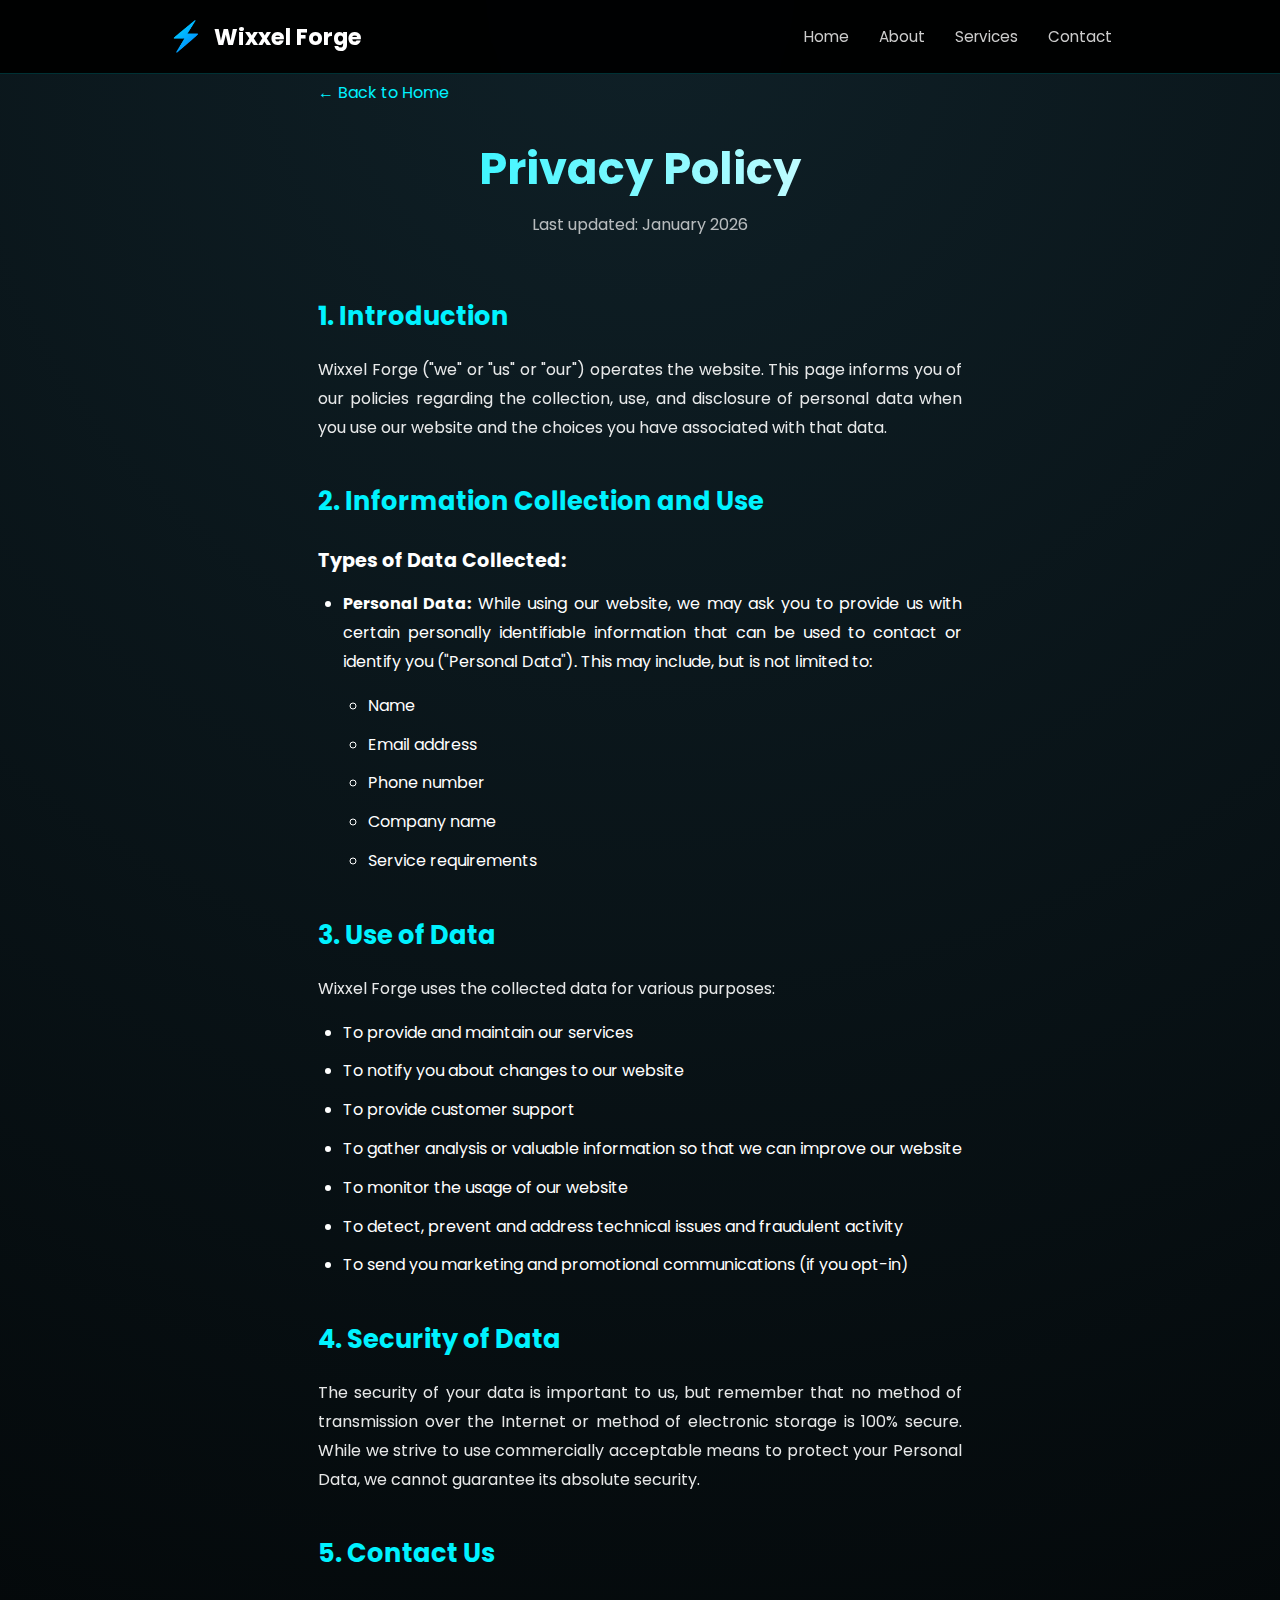
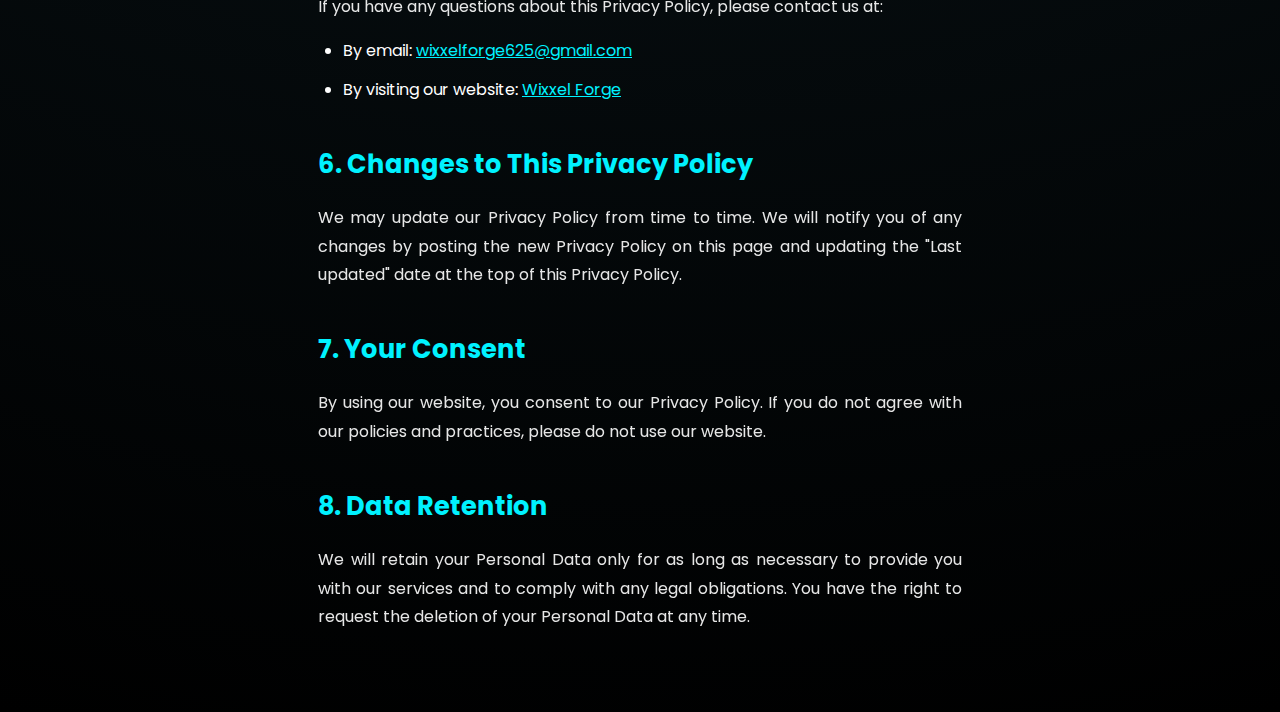
<file: privacy-policy.html>
<!DOCTYPE html>
<html lang="en">
<head>
  <meta charset="UTF-8" />
  <title>Privacy Policy | Wixxel Forge</title>
  <meta name="viewport" content="width=device-width, initial-scale=1.0" />
  <link href="https://fonts.googleapis.com/css2?family=Poppins:wght@300;400;600;700&display=swap" rel="stylesheet">
  <link rel="stylesheet" href="style.css" />
  <style>
    .legal-container {
      max-width: 900px;
      margin: 80px auto;
      padding: 0 10%;
    }
    
    .legal-header {
      text-align: center;
      margin-bottom: 60px;
    }
    
    .legal-header h1 {
      font-size: 2.8rem;
      margin-bottom: 10px;
      background: linear-gradient(90deg, #00f2ff, #fff);
      -webkit-background-clip: text;
      -webkit-text-fill-color: transparent;
    }
    
    .legal-header p {
      opacity: 0.7;
    }
    
    .legal-content h2 {
      font-size: 1.6rem;
      margin: 40px 0 20px;
      color: #00f2ff;
      text-align: left;
    }
    
    .legal-content h3 {
      font-size: 1.2rem;
      margin: 25px 0 15px;
      color: #fff;
      text-align: left;
    }
    
    .legal-content p {
      margin-bottom: 15px;
      line-height: 1.8;
      opacity: 0.9;
      text-align: justify;
    }
    
    .legal-content ul {
      margin: 15px 0 15px 25px;
      text-align: justify;
    }
    
    .legal-content li {
      margin-bottom: 10px;
      line-height: 1.8;
      text-align: justify;
    }
    
    .back-link {
      display: inline-block;
      margin-bottom: 30px;
      color: #00f2ff;
      text-decoration: none;
      transition: all 0.3s ease;
    }
    
    .back-link:hover {
      color: #fff;
      padding-left: 10px;
    }
  </style>
</head>
<body>

<!-- HEADER -->
<header class="navbar">
  <div class="navbar-container">
    <div class="navbar-logo">
      <a href="index.html">
        <span class="logo-icon">⚡</span>
        <span class="logo-text">Wixxel Forge</span>
      </a>
    </div>
    <nav class="navbar-menu">
      <a href="index.html#home">Home</a>
      <a href="index.html#about">About</a>
      <a href="index.html#services">Services</a>
      <a href="index.html#contact">Contact</a>
    </nav>
  </div>
</header>

<div class="legal-container">
  <a href="index.html#contact" class="back-link">← Back to Home</a>
  
  <div class="legal-header">
    <h1>Privacy Policy</h1>
    <p>Last updated: January 2026</p>
  </div>

  <div class="legal-content">
    <h2>1. Introduction</h2>
    <p>Wixxel Forge ("we" or "us" or "our") operates the website. This page informs you of our policies regarding the collection, use, and disclosure of personal data when you use our website and the choices you have associated with that data.</p>

    <h2>2. Information Collection and Use</h2>
    <h3>Types of Data Collected:</h3>
    <ul>
      <li><strong>Personal Data:</strong> While using our website, we may ask you to provide us with certain personally identifiable information that can be used to contact or identify you ("Personal Data"). This may include, but is not limited to:
        <ul>
          <li>Name</li>
          <li>Email address</li>
          <li>Phone number</li>
          <li>Company name</li>
          <li>Service requirements</li>
        </ul>
      </li>
      
    </ul>

    <h2>3. Use of Data</h2>
    <p>Wixxel Forge uses the collected data for various purposes:</p>
    <ul>
      <li>To provide and maintain our services</li>
      <li>To notify you about changes to our website</li>
      <li>To provide customer support</li>
      <li>To gather analysis or valuable information so that we can improve our website</li>
      <li>To monitor the usage of our website</li>
      <li>To detect, prevent and address technical issues and fraudulent activity</li>
      <li>To send you marketing and promotional communications (if you opt-in)</li>
    </ul>

    <h2>4. Security of Data</h2>
    <p>The security of your data is important to us, but remember that no method of transmission over the Internet or method of electronic storage is 100% secure. While we strive to use commercially acceptable means to protect your Personal Data, we cannot guarantee its absolute security.</p>

    <h2>5. Contact Us</h2>
    <p>If you have any questions about this Privacy Policy, please contact us at:</p>
    <ul>
      <li>By email: <a href="mailto:wixxelforge625@gmail.com" style="color: #00f2ff;">wixxelforge625@gmail.com</a></li>
      <li>By visiting our website: <a href="index.html" style="color: #00f2ff;">Wixxel Forge</a></li>
    </ul>

    <h2>6. Changes to This Privacy Policy</h2>
    <p>We may update our Privacy Policy from time to time. We will notify you of any changes by posting the new Privacy Policy on this page and updating the "Last updated" date at the top of this Privacy Policy.</p>

    <h2>7. Your Consent</h2>
    <p>By using our website, you consent to our Privacy Policy. If you do not agree with our policies and practices, please do not use our website.</p>

    <h2>8. Data Retention</h2>
    <p>We will retain your Personal Data only for as long as necessary to provide you with our services and to comply with any legal obligations. You have the right to request the deletion of your Personal Data at any time.</p>
  </div>
</div>

<script src="script.js"></script>
</body>
</html>
</file>
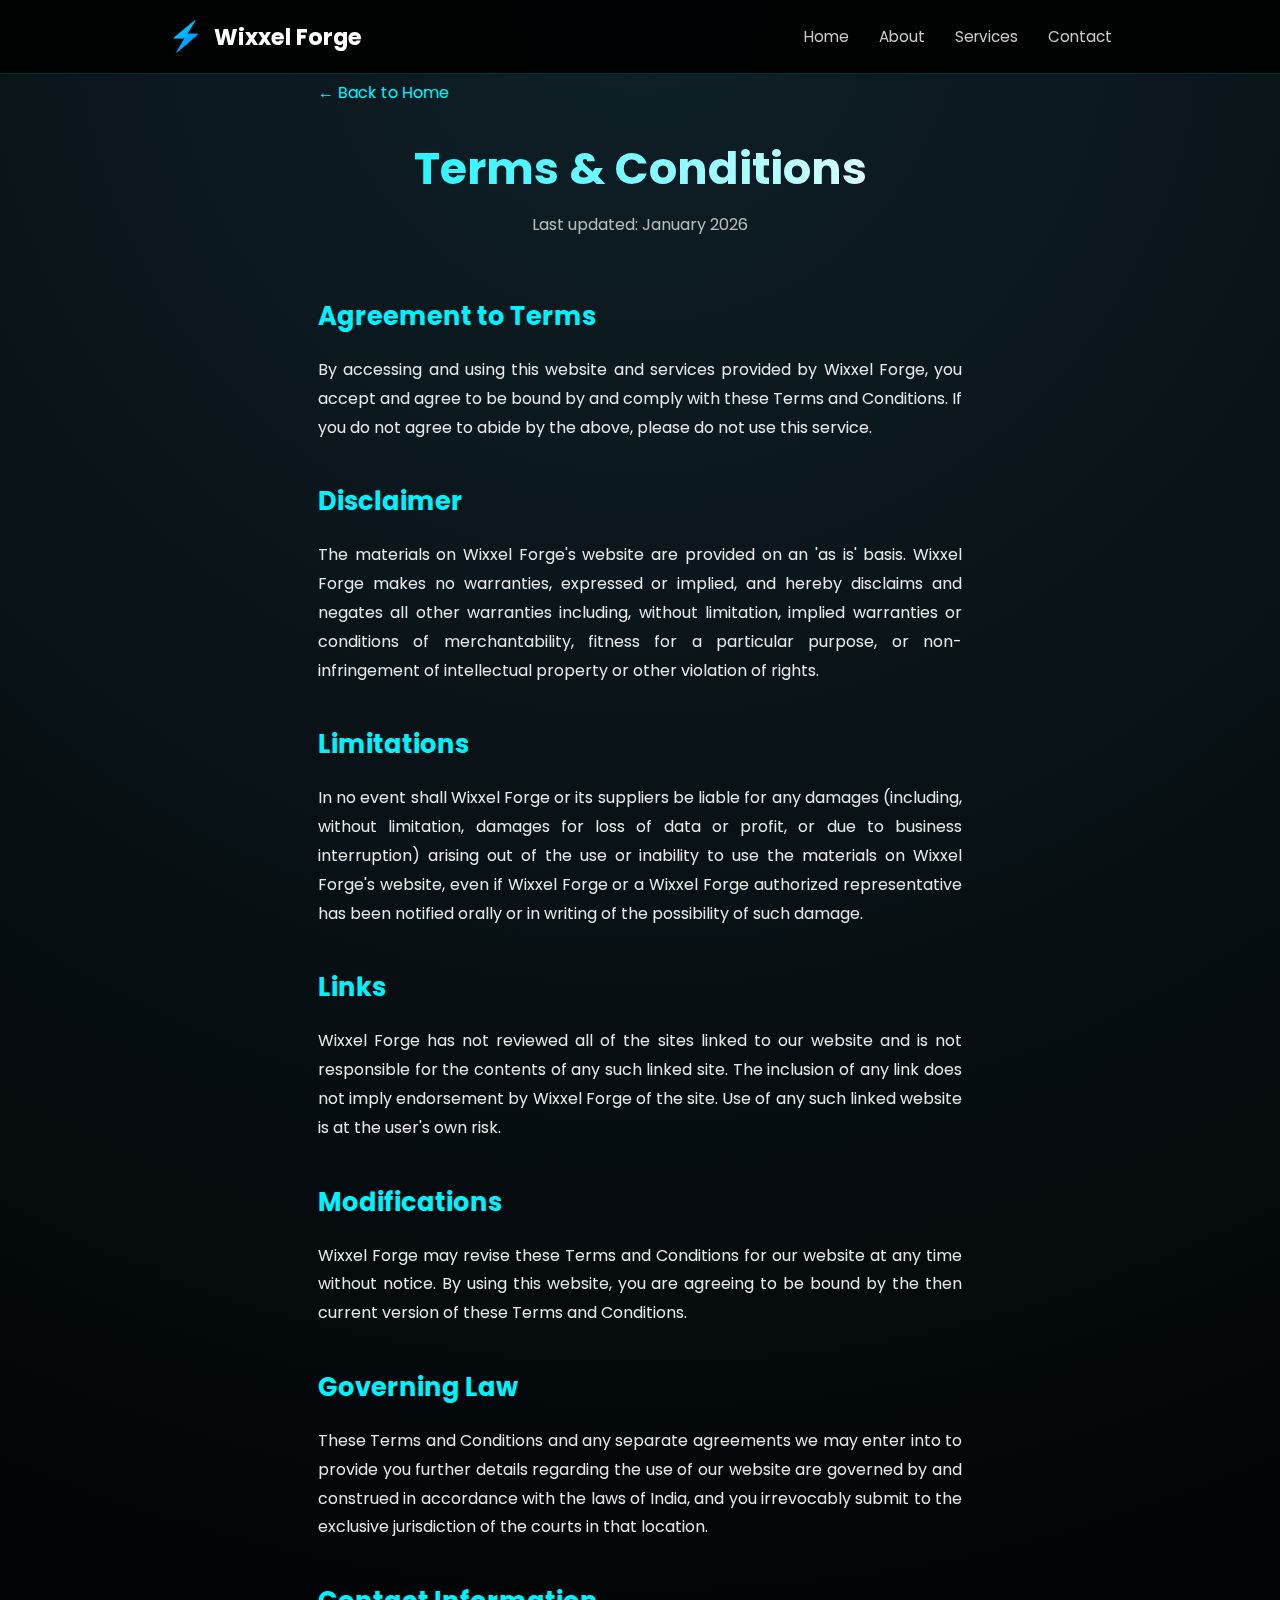
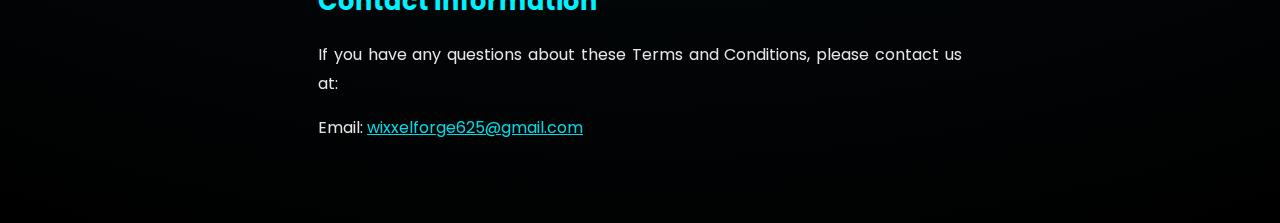
<file: terms-conditions.html>
<!DOCTYPE html>
<html lang="en">
<head>
  <meta charset="UTF-8" />
  <title>Terms & Conditions | Wixxel Forge</title>
  <meta name="viewport" content="width=device-width, initial-scale=1.0" />
  <link href="https://fonts.googleapis.com/css2?family=Poppins:wght@300;400;600;700&display=swap" rel="stylesheet">
  <link rel="stylesheet" href="style.css" />
  <style>
    .legal-container {
      max-width: 900px;
      margin: 80px auto;
      padding: 0 10%;
    }
    
    .legal-header {
      text-align: center;
      margin-bottom: 60px;
    }
    
    .legal-header h1 {
      font-size: 2.8rem;
      margin-bottom: 10px;
      background: linear-gradient(90deg, #00f2ff, #fff);
      -webkit-background-clip: text;
      -webkit-text-fill-color: transparent;
    }
    
    .legal-header p {
      opacity: 0.7;
    }
    
    .legal-content h2 {
      font-size: 1.6rem;
      margin: 40px 0 20px;
      color: #00f2ff;
      text-align: left;
    }
    
    .legal-content h3 {
      font-size: 1.2rem;
      margin: 25px 0 15px;
      color: #fff;
      text-align: left;
    }
    
    .legal-content p {
      margin-bottom: 15px;
      line-height: 1.8;
      opacity: 0.9;
      text-align: justify;
    }
    
    .legal-content ul {
      margin: 15px 0 15px 25px;
      text-align: justify;
    }
    
    .legal-content li {
      margin-bottom: 10px;
      line-height: 1.8;
      text-align: justify;
    }
    
    .back-link {
      display: inline-block;
      margin-bottom: 30px;
      color: #00f2ff;
      text-decoration: none;
      transition: all 0.3s ease;
    }
    
    .back-link:hover {
      color: #fff;
      padding-left: 10px;
    }
  </style>
</head>
<body>

<!-- HEADER -->
<header class="navbar">
  <div class="navbar-container">
    <div class="navbar-logo">
      <a href="index.html">
        <span class="logo-icon">⚡</span>
        <span class="logo-text">Wixxel Forge</span>
      </a>
    </div>
    <nav class="navbar-menu">
      <a href="index.html#home">Home</a>
      <a href="index.html#about">About</a>
      <a href="index.html#services">Services</a>
      <a href="index.html#contact">Contact</a>
    </nav>
  </div>
</header>

<div class="legal-container">
  <a href="index.html#contact" class="back-link">← Back to Home</a>
  
  <div class="legal-header">
    <h1>Terms & Conditions</h1>
    <p>Last updated: January 2026</p>
  </div>

  <div class="legal-content">
    <h2> Agreement to Terms</h2>
    <p>By accessing and using this website and services provided by Wixxel Forge, you accept and agree to be bound by and comply with these Terms and Conditions. If you do not agree to abide by the above, please do not use this service.</p>

    
    <h2> Disclaimer</h2>
    <p>The materials on Wixxel Forge's website are provided on an 'as is' basis. Wixxel Forge makes no warranties, expressed or implied, and hereby disclaims and negates all other warranties including, without limitation, implied warranties or conditions of merchantability, fitness for a particular purpose, or non-infringement of intellectual property or other violation of rights.</p>

    <h2> Limitations</h2>
    <p>In no event shall Wixxel Forge or its suppliers be liable for any damages (including, without limitation, damages for loss of data or profit, or due to business interruption) arising out of the use or inability to use the materials on Wixxel Forge's website, even if Wixxel Forge or a Wixxel Forge authorized representative has been notified orally or in writing of the possibility of such damage.</p>

    
    <h2>Links</h2>
    <p>Wixxel Forge has not reviewed all of the sites linked to our website and is not responsible for the contents of any such linked site. The inclusion of any link does not imply endorsement by Wixxel Forge of the site. Use of any such linked website is at the user's own risk.</p>

    <h2>Modifications</h2>
    <p>Wixxel Forge may revise these Terms and Conditions for our website at any time without notice. By using this website, you are agreeing to be bound by the then current version of these Terms and Conditions.</p>

    <h2>Governing Law</h2>
    <p>These Terms and Conditions and any separate agreements we may enter into to provide you further details regarding the use of our website are governed by and construed in accordance with the laws of India, and you irrevocably submit to the exclusive jurisdiction of the courts in that location.</p>

    <h2>Contact Information</h2>
    <p>If you have any questions about these Terms and Conditions, please contact us at:</p>
    <p>Email: <a href="mailto:wixxelforge625@gmail.com" style="color: #00f2ff;">wixxelforge625@gmail.com</a></p>
  </div>
</div>

<script src="script.js"></script>
</body>
</html>
</file>
<file: style.css>
/* =========================
   GLOBAL RESET
========================= */
* {
  margin: 0;
  padding: 0;
  box-sizing: border-box;
}

html {
  scroll-behavior: smooth;
}

body {
  font-family: 'Poppins', sans-serif;
  background: radial-gradient(circle at top, #0f2027, #000);
  color: #fff;
  overflow-x: hidden;
}

/* =========================
   SCROLL PROGRESS BAR
========================= */
.scroll-progress {
  position: fixed;
  top: 0;
  left: 0;
  height: 4px;
  width: 0%;
  background: linear-gradient(90deg, #00f2ff, #0066ff);
  z-index: 9999;
}

/* =========================
   NAVBAR / HEADER
========================= */
.navbar {
  position: fixed;
  top: 0;
  left: 0;
  right: 0;
  background: rgba(0, 0, 0, 0.95);
  backdrop-filter: blur(10px);
  border-bottom: 1px solid rgba(0, 242, 255, 0.2);
  padding: 15px 0;
  z-index: 9000;
}

.navbar-container {
  max-width: 1200px;
  margin: 0 auto;
  padding: 0 10%;
  display: flex;
  justify-content: space-between;
  align-items: center;
}

.navbar-logo a {
  display: flex;
  align-items: center;
  gap: 10px;
  text-decoration: none;
  font-weight: 700;
  font-size: 1.4rem;
  color: #fff;
  transition: all 0.3s ease;
}

.navbar-logo a:hover {
  color: #00f2ff;
  text-shadow: 0 0 10px rgba(0, 242, 255, 0.5);
}

.logo-icon {
  font-size: 1.8rem;
  background: linear-gradient(135deg, #00f2ff, #0066ff);
  -webkit-background-clip: text;
  -webkit-text-fill-color: transparent;
}

.logo-img {
  height: 40px;
  width: auto;
  object-fit: contain;
  transition: all 0.3s ease;
}

.navbar-menu {
  display: flex;
  gap: 30px;
}

.navbar-menu a {
  color: #ccc;
  text-decoration: none;
  font-size: 0.95rem;
  transition: all 0.3s ease;
  position: relative;
}

.navbar-menu a:hover {
  color: #00f2ff;
}

.navbar-menu a::after {
  content: '';
  position: absolute;
  bottom: -5px;
  left: 0;
  width: 0;
  height: 2px;
  background: #00f2ff;
  transition: width 0.3s ease;
}

.navbar-menu a:hover::after {
  width: 100%;
}

/* Responsive navbar */
@media (max-width: 768px) {
  .navbar-container {
    padding: 0 5%;
  }

  .navbar-menu {
    gap: 15px;
    font-size: 0.85rem;
  }

  .navbar-logo a {
    font-size: 1.2rem;
  }
}

@media (max-width: 600px) {
  .navbar-menu {
    gap: 8px;
    font-size: 0.75rem;
  }

  .navbar-logo a {
    font-size: 1rem;
  }

  .logo-img {
    height: 32px;
  }

  .navbar-container {
    padding: 0 3%;
  }
}

/* =========================
   HERO SECTION
========================= */
.hero {
  min-height: 100vh;
  display: flex;
  align-items: center;
  justify-content: center;
  text-align: center;
  padding: 80px 10% 0;
  position: relative;
}

/* Floating Glow Orbs */
.hero::before,
.hero::after {
  content: "";
  position: absolute;
  width: 350px;
  height: 350px;
  background: radial-gradient(circle, rgba(0,242,255,0.35), transparent 70%);
  filter: blur(80px);
  animation: float 8s infinite alternate ease-in-out;
}

.hero::after {
  right: -100px;
  bottom: -100px;
  background: radial-gradient(circle, rgba(0,102,255,0.35), transparent 70%);
}

@keyframes float {
  from { transform: translateY(0); }
  to { transform: translateY(-60px); }
}

.hero h1 {
  font-size: clamp(2.8rem, 5vw, 4rem);
  font-weight: 700;
  background: linear-gradient(90deg, #00f2ff, #fff);
  -webkit-background-clip: text;
  -webkit-text-fill-color: transparent;
}

.hero p {
  max-width: 750px;
  margin: 22px auto;
  opacity: 0.85;
  font-size: 1.05rem;
}

@media (max-width: 768px) {
  .hero {
    padding: 80px 5% 0;
    min-height: auto;
  }

  .hero h1 {
    font-size: clamp(1.8rem, 4vw, 2.8rem);
    line-height: 1.2;
  }

  .hero p {
    font-size: 0.9rem;
    margin: 15px auto;
    padding: 0 10px;
  }

  .hero-buttons {
    flex-wrap: wrap;
    justify-content: center;
    gap: 10px;
  }
}

@media (max-width: 480px) {
  .hero {
    padding: 80px 4% 20px;
  }

  .hero h1 {
    font-size: clamp(1.5rem, 3vw, 2.2rem);
  }

  .hero p {
    font-size: 0.85rem;
  }

  .btn {
    padding: 12px 20px;
    font-size: 0.85rem;
    margin: 8px 5px;
  }
}

/* =========================
   BUTTONS
========================= */
.btn {
  padding: 14px 32px;
  border-radius: 40px;
  text-decoration: none;
  font-weight: 500;
  margin: 10px;
  display: inline-block;
  transition: all 0.35s ease;
}

.btn.primary {
  background: linear-gradient(135deg, #00f2ff, #0066ff);
  color: #000;
}

.btn.primary:hover {
  transform: translateY(-6px) scale(1.02);
  box-shadow: 0 20px 45px rgba(0, 242, 255, 0.45);
}

.btn.outline {
  border: 1px solid rgba(0,242,255,0.6);
  color: #00f2ff;
}

.btn.outline:hover {
  background: #00f2ff;
  color: #000;
}

/* =========================
   SECTIONS
========================= */
.section {
  padding: 110px 10%;
  position: relative;
}

.section.dark {
  background: linear-gradient(180deg, #05070c, #0b0d12);
}

.section-title {
  font-size: 2.6rem;
  margin-bottom: 28px;
}

.section-text {
  max-width: 850px;
  opacity: 0.85;
}

@media (max-width: 768px) {
  .section {
    padding: 80px 5%;
  }
}

@media (max-width: 480px) {
  .section {
    padding: 60px 4%;
  }

  .section-title {
    font-size: 2rem;
  }
}

/* =========================
   SERVICES – GLASS CARDS
========================= */
.services-grid {
  margin-top: 50px;
  display: grid;
  grid-template-columns: repeat(auto-fit, minmax(260px, 1fr));
  gap: 35px;
}

.card {
  background: rgba(255, 255, 255, 0.06);
  border-radius: 22px;
  padding: 35px;
  backdrop-filter: blur(18px);
  border: 1px solid rgba(255,255,255,0.08);
  transition: all 0.45s ease;
  position: relative;
  overflow: hidden;
}

.card::before {
  content: "";
  position: absolute;
  inset: 0;
  background: linear-gradient(120deg, transparent, rgba(0,242,255,0.15), transparent);
  opacity: 0;
  transition: opacity 0.45s ease;
}

.card:hover::before {
  opacity: 1;
}

.card:hover {
  transform: translateY(-15px) scale(1.02);
  box-shadow: 0 30px 60px rgba(0, 242, 255, 0.25);
}

/* =========================
   PROCESS
========================= */
.process {
  display: flex;
  gap: 22px;
  flex-wrap: wrap;
}

.process span {
  padding: 15px 30px;
  border-radius: 40px;
  background: rgba(255,255,255,0.05);
  border: 1px solid rgba(0,242,255,0.4);
}

/* =========================
   CTA
========================= */
.cta {
  padding: 120px 10%;
  text-align: center;
  background: linear-gradient(135deg, #00f2ff, #0044ff);
  color: #000;
}

.cta h2 {
  font-size: 2.6rem;
}

/* =========================
   CONTACT
========================= */
.contact-form {
  max-width: 650px;
  margin-top: 40px;
}

.contact-form input,
.contact-form textarea,
.contact-form select {
  width: 100%;
  padding: 15px;
  border-radius: 12px;
  border: none;
  margin-bottom: 15px;
}

/* =========================
   FOOTER
========================= */
footer {
  background: linear-gradient(180deg, #05070c, #000);
  color: #fff;
  padding: 60px 10% 30px;
  border-top: 1px solid rgba(0, 242, 255, 0.2);
}

.footer-content {
  display: grid;
  grid-template-columns: repeat(auto-fit, minmax(200px, 1fr));
  gap: 50px;
  margin-bottom: 40px;
  max-width: 1200px;
  margin-left: auto;
  margin-right: auto;
}

.footer-section h4 {
  font-size: 1.1rem;
  margin-bottom: 20px;
  color: #00f2ff;
  text-transform: uppercase;
  letter-spacing: 1px;
}

.footer-section ul {
  list-style: none;
  padding: 0;
}

.footer-section li {
  margin-bottom: 12px;
}

.footer-section a {
  color: #ccc;
  text-decoration: none;
  transition: all 0.3s ease;
  font-size: 0.95rem;
}

.footer-section a:hover {
  color: #00f2ff;
  padding-left: 5px;
  text-shadow: 0 0 10px rgba(0, 242, 255, 0.5);
}

.footer-bottom {
  text-align: center;
  padding-top: 30px;
  border-top: 1px solid rgba(255, 255, 255, 0.1);
  opacity: 0.7;
  font-size: 0.9rem;
}

/* Responsive */
@media (max-width: 768px) {
  .footer-content {
    grid-template-columns: repeat(2, 1fr);
    gap: 30px;
  }

  footer {
    padding: 40px 5% 20px;
  }
}

@media (max-width: 480px) {
  .footer-content {
    grid-template-columns: 1fr;
    gap: 25px;
  }

  footer {
    padding: 30px 4% 15px;
  }

  .footer-section h4 {
    font-size: 0.95rem;
    margin-bottom: 12px;
  }

  .footer-section a {
    font-size: 0.85rem;
  }

  .footer-bottom {
    font-size: 0.8rem;
    padding-top: 20px;
  }
}

/* =========================
   SCROLL REVEAL (STUNNING)
========================= */
.reveal {
  opacity: 0;
  transform: translateY(120px) scale(0.96);
  transition:
    opacity 1.1s ease,
    transform 1.1s cubic-bezier(0.22, 1, 0.36, 1);
}

.reveal.active {
  opacity: 1;
  transform: translateY(0) scale(1);
}

/* Stagger */
.delay  { transition-delay: 0.15s; }
.delay2 { transition-delay: 0.3s; }
.delay3 { transition-delay: 0.45s; }
.delay4 { transition-delay: 0.6s; }


/* =========================
   ABOUT – WHO WE ARE (PREMIUM)
========================= */
.about {
  position: relative;
  overflow: hidden;
}

.about-grid {
  display: grid;
  grid-template-columns: 1.2fr 1fr;
  gap: 60px;
  align-items: center;
}

/* LEFT CONTENT */
.about-tag {
  display: inline-block;
  padding: 6px 14px;
  margin-bottom: 18px;
  border-radius: 20px;
  font-size: 0.85rem;
  background: rgba(0,242,255,0.15);
  color: #00f2ff;
}

.about-content h2 {
  font-size: 2.6rem;
  line-height: 1.2;
  margin-bottom: 18px;
}

.about-content h2 span {
  background: linear-gradient(90deg, #00f2ff, #ffffff);
  -webkit-background-clip: text;
  -webkit-text-fill-color: transparent;
}

.about-content p {
  max-width: 600px;
  opacity: 0.85;
}

/* STATS */
.about-stats {
  margin-top: 35px;
  display: flex;
  gap: 30px;
  flex-wrap: wrap;
}

.stat h3 {
  font-size: 2rem;
  color: #00f2ff;
}

.stat span {
  font-size: 0.85rem;
  opacity: 0.8;
}

/* RIGHT CARDS */
.about-cards {
  display: grid;
  grid-template-columns: repeat(2, 1fr);
  gap: 25px;
}

.about-card {
  background: rgba(255,255,255,0.06);
  padding: 28px;
  border-radius: 20px;
  backdrop-filter: blur(14px);
  border: 1px solid rgba(255,255,255,0.08);
  transition: all 0.4s ease;
}

.about-card:hover {
  transform: translateY(-10px);
  box-shadow: 0 25px 50px rgba(0,242,255,0.25);
}

.about-card h4 {
  margin-bottom: 10px;
}

/* RESPONSIVE */
@media (max-width: 900px) {
  .about-grid {
    grid-template-columns: 1fr;
  }

  .about-cards {
    grid-template-columns: 1fr;
  }

  .about-content h2 {
    font-size: 2.2rem;
  }
}

@media (max-width: 600px) {
  .about-content h2 {
    font-size: 1.8rem;
    line-height: 1.3;
  }

  .about-content p {
    font-size: 0.9rem;
  }

  .about-stats {
    flex-direction: column;
    gap: 20px;
  }

  .stat h3 {
    font-size: 1.6rem;
  }

  .about-card {
    padding: 20px;
  }

  .about-card h4 {
    font-size: 1rem;
  }
}




/* =========================
   CLIENTS SECTION
========================= */
.clients {
  text-align: center;
  background: radial-gradient(circle at center, rgba(0,242,255,0.06), transparent 60%);
}

.clients-header {
  max-width: 750px;
  margin: 0 auto 60px;
}

.clients-tag {
  display: inline-block;
  padding: 6px 16px;
  border-radius: 20px;
  font-size: 0.85rem;
  background: rgba(0,242,255,0.15);
  color: #00f2ff;
  margin-bottom: 15px;
}

.clients-header h2 {
  font-size: 2.6rem;
  margin-bottom: 15px;
}

.clients-header p {
  opacity: 0.85;
}

/* CLIENT LOGOS GRID */
.clients-logos {
  display: grid;
  grid-template-columns: repeat(auto-fit, minmax(180px, 1fr));
  gap: 30px;
  align-items: center;
}

/* LOGO CARD */
.client-card {
  height: 110px;
  display: flex;
  align-items: center;
  justify-content: center;
  background: rgba(255,255,255,0.06);
  border-radius: 18px;
  backdrop-filter: blur(12px);
  border: 1px solid rgba(255,255,255,0.08);
  font-weight: 500;
  opacity: 0.75;
  transition: all 0.4s ease;
}

.client-card:hover {
  opacity: 1;
  transform: translateY(-8px) scale(1.04);
  box-shadow: 0 20px 45px rgba(0,242,255,0.25);
}

@media (max-width: 768px) {
  .clients-header {
    margin: 0 auto 40px;
  }

  .clients-header h2 {
    font-size: 2rem;
  }

  .clients-header p {
    font-size: 0.9rem;
  }

  .clients-logos {
    grid-template-columns: repeat(auto-fit, minmax(140px, 1fr));
    gap: 20px;
  }

  .client-card {
    height: 90px;
  }
}

@media (max-width: 480px) {
  .clients-logos {
    grid-template-columns: repeat(2, 1fr);
    gap: 12px;
  }

  .client-card {
    height: 80px;
    font-size: 0.85rem;
  }

  .clients-header h2 {
    font-size: 1.6rem;
    margin-bottom: 12px;
  }
}
/* =========================
   MULTI-DIRECTION REVEALS - CREATIVE ANIMATIONS
========================= */

/* Default hidden */
.reveal {
  transition:
    transform 0.7s cubic-bezier(0.34, 1.56, 0.64, 1);
  perspective: 1000px;
}

/* ===== HERO SECTION - BOUNCE FROM BOTTOM ===== */
.hero .reveal-bottom {
  transform: translateY(120px) scale(0.8);
}

.hero .reveal.active {
  transform: translateY(0) scale(1);
  animation: bounceIn 0.8s ease-out;
}

@keyframes bounceIn {
  0% { transform: translateY(0) scale(1); }
  50% { transform: translateY(-10px) scale(1); }
  100% { transform: translateY(0) scale(1); }
}

/* ===== ABOUT SECTION - SLIDE + ROTATE ===== */
.about .reveal-left {
  transform: translateX(-150px) rotateZ(-5deg);
}

.about .reveal-right {
  transform: translateX(150px) rotateZ(5deg);
}

.about .reveal.active {
  transform: translateX(0) rotateZ(0deg);
}

/* ===== SERVICES SECTION - ZOOM ===== */
.services-journey .reveal {
  transform: scale(0.6);
  transition: transform 0.8s cubic-bezier(0.34, 1.56, 0.64, 1);
}

.services-journey .reveal.active {
  transform: scale(1);
  animation: glowPulse 0.6s ease-out;
}

@keyframes glowPulse {
  0% {
    box-shadow: 0 0 20px rgba(0, 242, 255, 0);
  }
  50% {
    box-shadow: 0 0 40px rgba(0, 242, 255, 0.5);
  }
  100% {
    box-shadow: 0 0 0px rgba(0, 242, 255, 0);
  }
}

/* ===== CONTACT SECTION - SLIDE UP + PERSPECTIVE ===== */
.contact-section .reveal-left {
  transform: translateX(-100px) translateY(80px) rotateX(15deg);
}

.contact-section .reveal-right {
  transform: translateX(100px) translateY(80px) rotateX(15deg);
}

.contact-section .reveal.active {
  transform: translateX(0) translateY(0) rotateX(0deg);
  animation: slideUpPerspective 0.7s ease-out;
}

@keyframes slideUpPerspective {
  0% {
    transform: translateY(80px) rotateX(15deg);
  }
  60% {
    transform: translateY(-8px) rotateX(-2deg);
  }
  100% {
    transform: translateY(0) rotateX(0deg);
  }
}

/* Stagger delays for cascade effect */
.delay  { transition-delay: 0.08s; }
.delay2 { transition-delay: 0.16s; }
.delay3 { transition-delay: 0.24s; }
.delay4 { transition-delay: 0.32s; }



/* =========================
   HOW WE WORK – TIMELINE
========================= */
.process-section {
  position: relative;
}

.process-header {
  max-width: 750px;
  margin-bottom: 80px;
}

.timeline {
  position: relative;
  max-width: 900px;
  margin: auto;
}

/* Center line */
.timeline::before {
  content: "";
  position: absolute;
  left: 50%;
  top: 0;
  width: 3px;
  height: 100%;
  background: linear-gradient(
    to bottom,
    transparent,
    #00f2ff,
    transparent
  );
  transform: translateX(-50%);
}

/* Timeline item */
.timeline-item {
  position: relative;
  width: 50%;
  padding: 20px 40px;
}

/* Left & Right alignment */
.timeline-item:nth-child(odd) {
  left: 0;
  text-align: right;
}

.timeline-item:nth-child(even) {
  left: 50%;
  text-align: left;
}

/* Glass card */
.timeline-content {
  background: rgba(255, 255, 255, 0.06);
  backdrop-filter: blur(16px);
  padding: 30px;
  border-radius: 22px;
  border: 1px solid rgba(255,255,255,0.08);
  position: relative;
  transition: all 0.4s ease;
}

.timeline-content:hover {
  transform: translateY(-10px);
  box-shadow: 0 30px 60px rgba(0,242,255,0.25);
}

/* Connector dot */
.timeline-content::before {
  content: "";
  position: absolute;
  top: 30px;
  width: 14px;
  height: 14px;
  background: #00f2ff;
  border-radius: 50%;
  box-shadow: 0 0 15px rgba(0,242,255,0.8);
}

.timeline-item:nth-child(odd) .timeline-content::before {
  right: -47px;
}

.timeline-item:nth-child(even) .timeline-content::before {
  left: -47px;
}

/* Step number */
.step-number {
  font-size: 2.4rem;
  font-weight: 700;
  background: linear-gradient(135deg, #00f2ff, #ffffff);
  -webkit-background-clip: text;
  -webkit-text-fill-color: transparent;
  display: block;
  margin-bottom: 10px;
}

/* Responsive */
@media (max-width: 900px) {
  .timeline::before {
    left: 50%;
    transform: translateX(-50%);
  }

  .timeline-item {
    width: 100%;
    padding-left: 0;
    padding-right: 0;
    text-align: center !important;
    left: 0 !important;
  }

  .timeline-content {
    margin: 0 auto;
  }

  .timeline-content::before {
    left: 50% !important;
    transform: translateX(-50%);
  }
}


  .timeline-item {
    width: 100%;
    padding-left: 40px;
    padding-right: 20px;
    text-align: left !important;
    left: 0 !important;
  }

  .timeline-content::before {
    left: -32px !important;
  }
}


/* =========================
   INTERACTIVE SERVICES
========================= */







/* =========================
   SERVICES – JOURNEY STYLE
========================= */
.services-journey {
  background: radial-gradient(circle at right, rgba(0,242,255,0.06), transparent 60%);
}

.journey-grid {
  margin-top: 70px;
  display: grid;
  grid-template-columns: repeat(auto-fit, minmax(280px, 1fr));
  gap: 40px;
}

/* JOURNEY CARD */
.journey-card {
  background: rgba(255,255,255,0.06);
  backdrop-filter: blur(16px);
  border-radius: 24px;
  padding: 35px;
  border: 1px solid rgba(255,255,255,0.08);
  transition: all 0.4s ease;
  position: relative;
  align-self: flex-start;
}

}

.journey-card:hover {
  transform: translateY(-12px);
  box-shadow: 0 30px 60px rgba(0,242,255,0.25);
}

/* HEADER */
.journey-head {
  display: flex;
  justify-content: space-between;
  align-items: center;
  gap: 15px;
}

.journey-head h3 {
  margin-bottom: 0;
}

.journey-label {
  font-size: 0.85rem;
  color: #00f2ff;
}

/* READ MORE BUTTON */
.read-more-btn {
  background: transparent;
  color: #00f2ff;
  border: 1px solid #00f2ff;
  padding: 6px 14px;
  border-radius: 20px;
  font-size: 0.75rem;
  cursor: pointer;
  transition: all 0.3s ease;
  white-space: nowrap;
  font-family: 'Poppins', sans-serif;
}

.read-more-btn:hover {
  background: #00f2ff;
  color: #0f2027;
}

.journey-details {
  max-height: 500px;
  overflow: hidden;
  animation: expandDown 0.4s ease;
}

.journey-details.hidden {
  display: none !important;
  animation: none;
}

.hidden {
  display: none;
}

/* =========================
   MODAL STYLES
========================= */
.modal {
  display: none;
  position: fixed;
  z-index: 10000;
  left: 0;
  top: 0;
  width: 100%;
  height: 100%;
  background: rgba(0, 0, 0, 0.85);
  align-items: center;
  justify-content: center;
  animation: fadeIn 0.3s ease;
}

.modal.active {
  display: flex;
}

.modal-content {
  background: rgba(15, 32, 39, 0.95);
  backdrop-filter: blur(20px);
  border: 1px solid rgba(0, 242, 255, 0.3);
  border-radius: 24px;
  padding: 45px;
  max-width: 600px;
  width: 90%;
  max-height: 80vh;
  overflow-y: auto;
  position: relative;
  animation: slideUp 0.4s ease;
  box-shadow: 0 40px 80px rgba(0, 242, 255, 0.3);
}

.modal-close {
  position: absolute;
  top: 20px;
  right: 20px;
  background: transparent;
  border: none;
  font-size: 2rem;
  color: #00f2ff;
  cursor: pointer;
  transition: all 0.3s ease;
  width: 40px;
  height: 40px;
  display: flex;
  align-items: center;
  justify-content: center;
}

.modal-close:hover {
  color: #fff;
  transform: rotate(90deg);
}

#modalBody h2 {
  font-size: 2.2rem;
  margin-bottom: 15px;
  background: linear-gradient(90deg, #00f2ff, #fff);
  -webkit-background-clip: text;
  -webkit-text-fill-color: transparent;
}

#modalBody .journey-label {
  display: block;
  margin-bottom: 20px;
}

#modalBody .journey-steps {
  margin: 25px 0;
}

#modalBody .journey-desc {
  font-size: 1rem;
  line-height: 1.6;
}

@keyframes fadeIn {
  from {
    opacity: 0;
  }
  to {
    opacity: 1;
  }
}

@keyframes slideUp {
  from {
    opacity: 0;
    transform: translateY(50px);
  }
  to {
    opacity: 1;
    transform: translateY(0);
  }
}

@media (max-width: 768px) {
  .modal-content {
    padding: 35px 25px;
    max-width: 95%;
    width: 95%;
  }

  #modalBody h2 {
    font-size: 1.8rem;
  }

  .modal-close {
    width: 35px;
    height: 35px;
    font-size: 1.5rem;
  }
}

@media (max-width: 480px) {
  .modal-content {
    padding: 25px 15px;
    max-height: 85vh;
    max-width: 100%;
    width: 100%;
    border-radius: 16px;
  }

  #modalBody h2 {
    font-size: 1.5rem;
  }

  #modalBody {
    font-size: 0.9rem;
  }

  .journey-steps span {
    font-size: 0.7rem;
    padding: 5px 10px;
  }
}

/* STEPS */
.journey-steps {
  display: flex;
  gap: 10px;
  margin: 20px 0;
  flex-wrap: wrap;
}

.journey-steps span {
  padding: 6px 14px;
  border-radius: 20px;
  font-size: 0.75rem;
  background: rgba(0,242,255,0.15);
  color: #00f2ff;
}

/* DESCRIPTION */
.journey-desc {
  opacity: 0.85;
}

/* RESPONSIVE */
@media (max-width: 768px) {
  .journey-grid {
    grid-template-columns: 1fr;
  }
}



/* =========================
   CONTACT – PREMIUM
========================= */
.contact-section {
  background: radial-gradient(circle at left, rgba(0,242,255,0.08), transparent 60%);
}

.contact-grid {
  display: grid;
  grid-template-columns: 1.2fr 1fr;
  gap: 70px;
  align-items: center;
}

/* LEFT CONTENT */
.contact-tag {
  display: inline-block;
  padding: 6px 16px;
  border-radius: 20px;
  font-size: 0.85rem;
  background: rgba(0,242,255,0.15);
  color: #00f2ff;
  margin-bottom: 18px;
}

.contact-content h2 {
  font-size: 2.6rem;
  line-height: 1.2;
  margin-bottom: 18px;
}

.contact-content h2 span {
  background: linear-gradient(90deg, #00f2ff, #ffffff);
  -webkit-background-clip: text;
  -webkit-text-fill-color: transparent;
}

.contact-content p {
  max-width: 500px;
  opacity: 0.85;
}

.contact-points {
  margin-top: 25px;
}

.contact-points li {
  margin-bottom: 10px;
  font-size: 0.95rem;
}

/* FORM CARD */
.contact-card {
  background: rgba(255,255,255,0.06);
  backdrop-filter: blur(18px);
  border-radius: 28px;
  padding: 40px;
  border: 1px solid rgba(255,255,255,0.08);
  box-shadow: 0 30px 60px rgba(0,0,0,0.4);
}

/* FLOATING LABEL FORM */
.form-group {
  position: relative;
  margin-bottom: 22px;
}

.form-group input,
.form-group textarea,
.form-group select {
  width: 100%;
  padding: 14px 12px;
  background: transparent;
  border: none;
  border-bottom: 1px solid rgba(255,255,255,0.3);
  color: #fff;
  outline: none;
  font-size: 0.95rem;
}

.form-group label {
  position: absolute;
  left: 12px;
  top: 14px;
  font-size: 0.85rem;
  opacity: 0.7;
  pointer-events: none;
  transition: all 0.3s ease;
}

/* Float label */
.form-group input:focus + label,
.form-group input:valid + label,
.form-group textarea:focus + label,
.form-group textarea:not(:placeholder-shown) + label,
.form-group select:focus + label,
.form-group select:valid + label {
  top: -8px;
  font-size: 0.75rem;
  color: #00f2ff;
}

/* BUTTON */
.btn.full {
  width: 100%;
  margin-top: 10px;
}

/* RESPONSIVE */
@media (max-width: 900px) {
  .contact-grid {
    grid-template-columns: 1fr;
  }

  .contact-content h2 {
    font-size: 2.2rem;
  }
}

@media (max-width: 600px) {
  .contact-section {
    padding: 60px 4%;
  }

  .contact-grid {
    gap: 40px;
  }

  .contact-content h2 {
    font-size: 1.8rem;
    line-height: 1.3;
  }

  .contact-content p {
    font-size: 0.9rem;
  }

  .contact-points li {
    font-size: 0.9rem;
  }

  .contact-card {
    padding: 25px;
  }

  .form-group {
    margin-bottom: 18px;
  }

  .form-group input,
  .form-group textarea {
    padding: 12px 8px;
    font-size: 0.9rem;
  }

  .form-group label {
    font-size: 0.8rem;
    left: 8px;
    top: 12px;
  }

  .form-group input:focus + label,
  .form-group input:valid + label,
  .form-group textarea:focus + label,
  .form-group textarea:not(:placeholder-shown) + label {
    top: -10px;
    font-size: 0.7rem;
  }

  .btn.primary {
    font-size: 0.9rem;
    padding: 12px 24px;
  }
}


/* =========================
   SERVICES – MOBILE GRID FIX
========================= */
@media (max-width: 768px) {
  .journey-grid {
    grid-template-columns: repeat(2, 1fr);
    gap: 20px;
  }

  .journey-card {
    padding: 20px;
  }

  .journey-head {
    flex-direction: column;
    align-items: flex-start;
    gap: 10px;
  }

  .journey-head h3 {
    font-size: 1.1rem;
  }

  .read-more-btn {
    width: 100%;
  }
}

@media (max-width: 480px) {
  .journey-grid {
    grid-template-columns: 1fr;
    gap: 15px;
  }

  .journey-card {
    padding: 15px;
  }

  .journey-head h3 {
    font-size: 1rem;
  }

  .journey-head {
    gap: 8px;
  }
}
</file>
